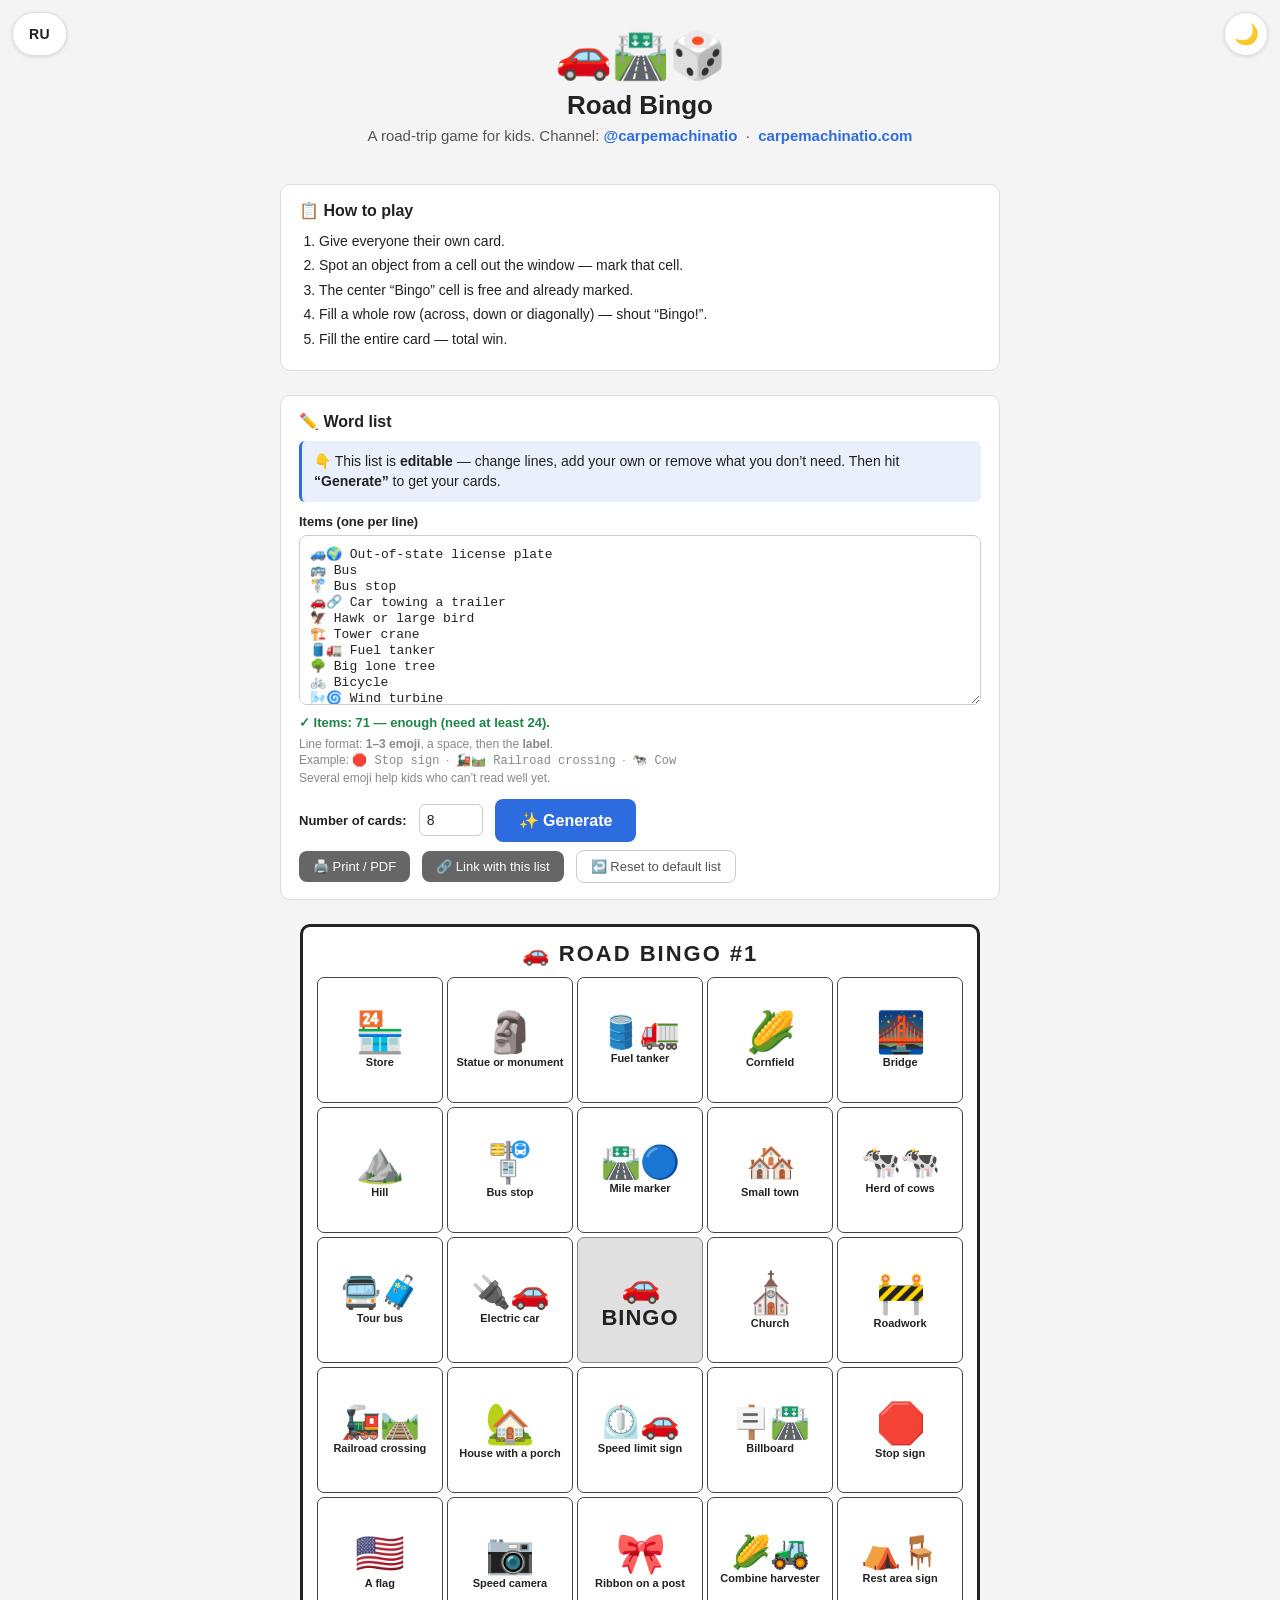
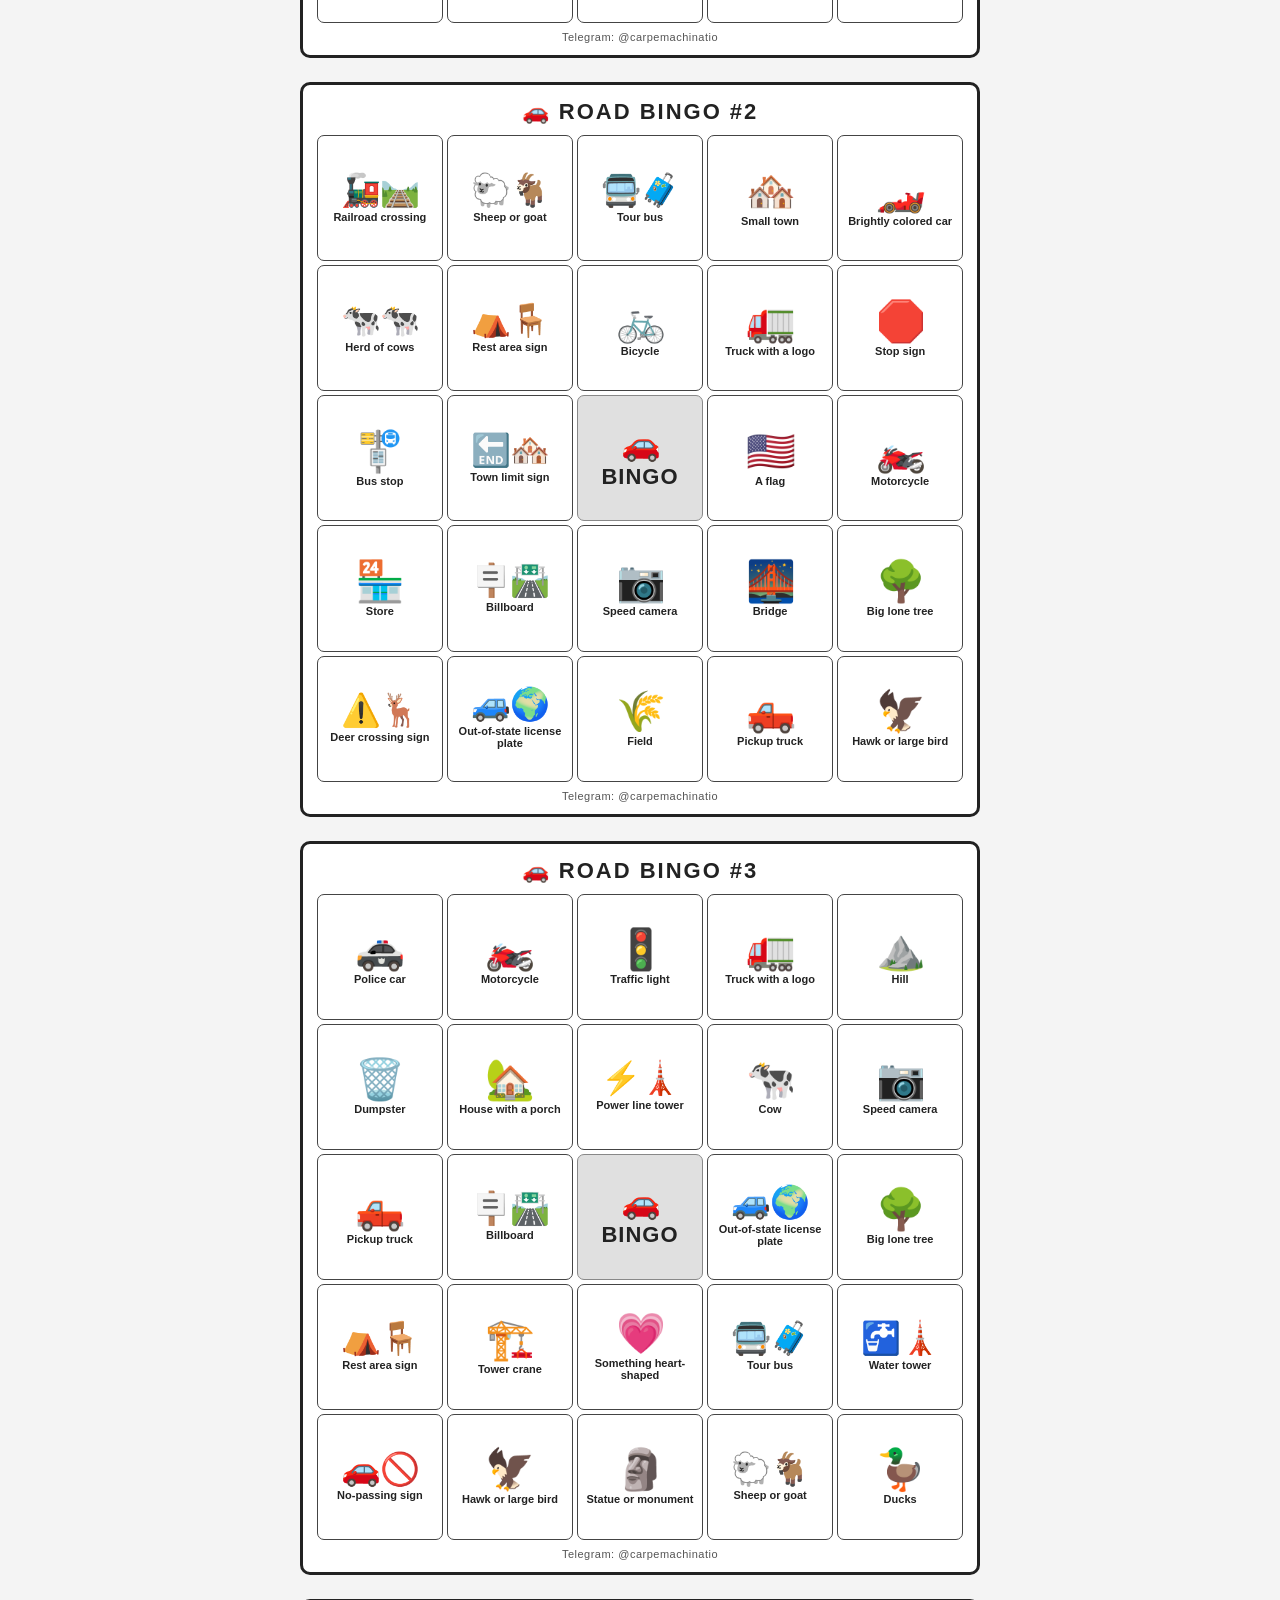
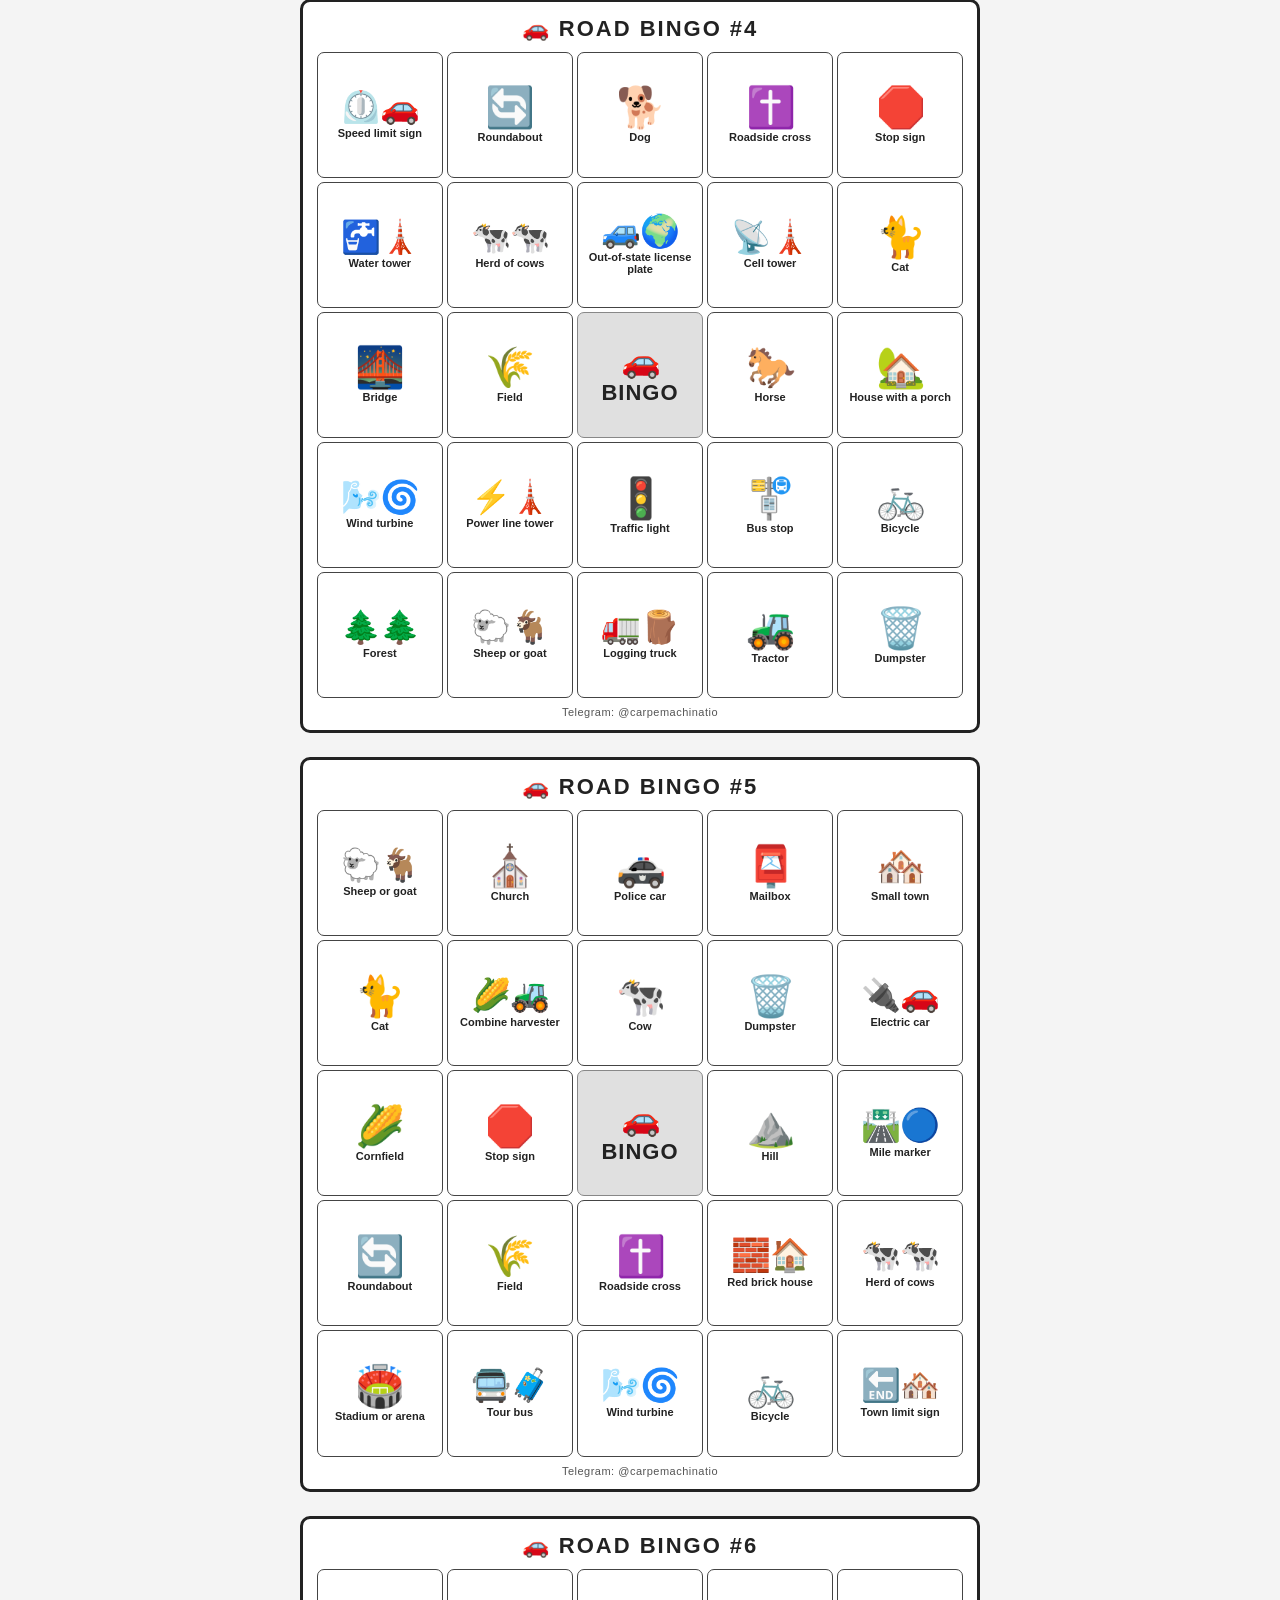
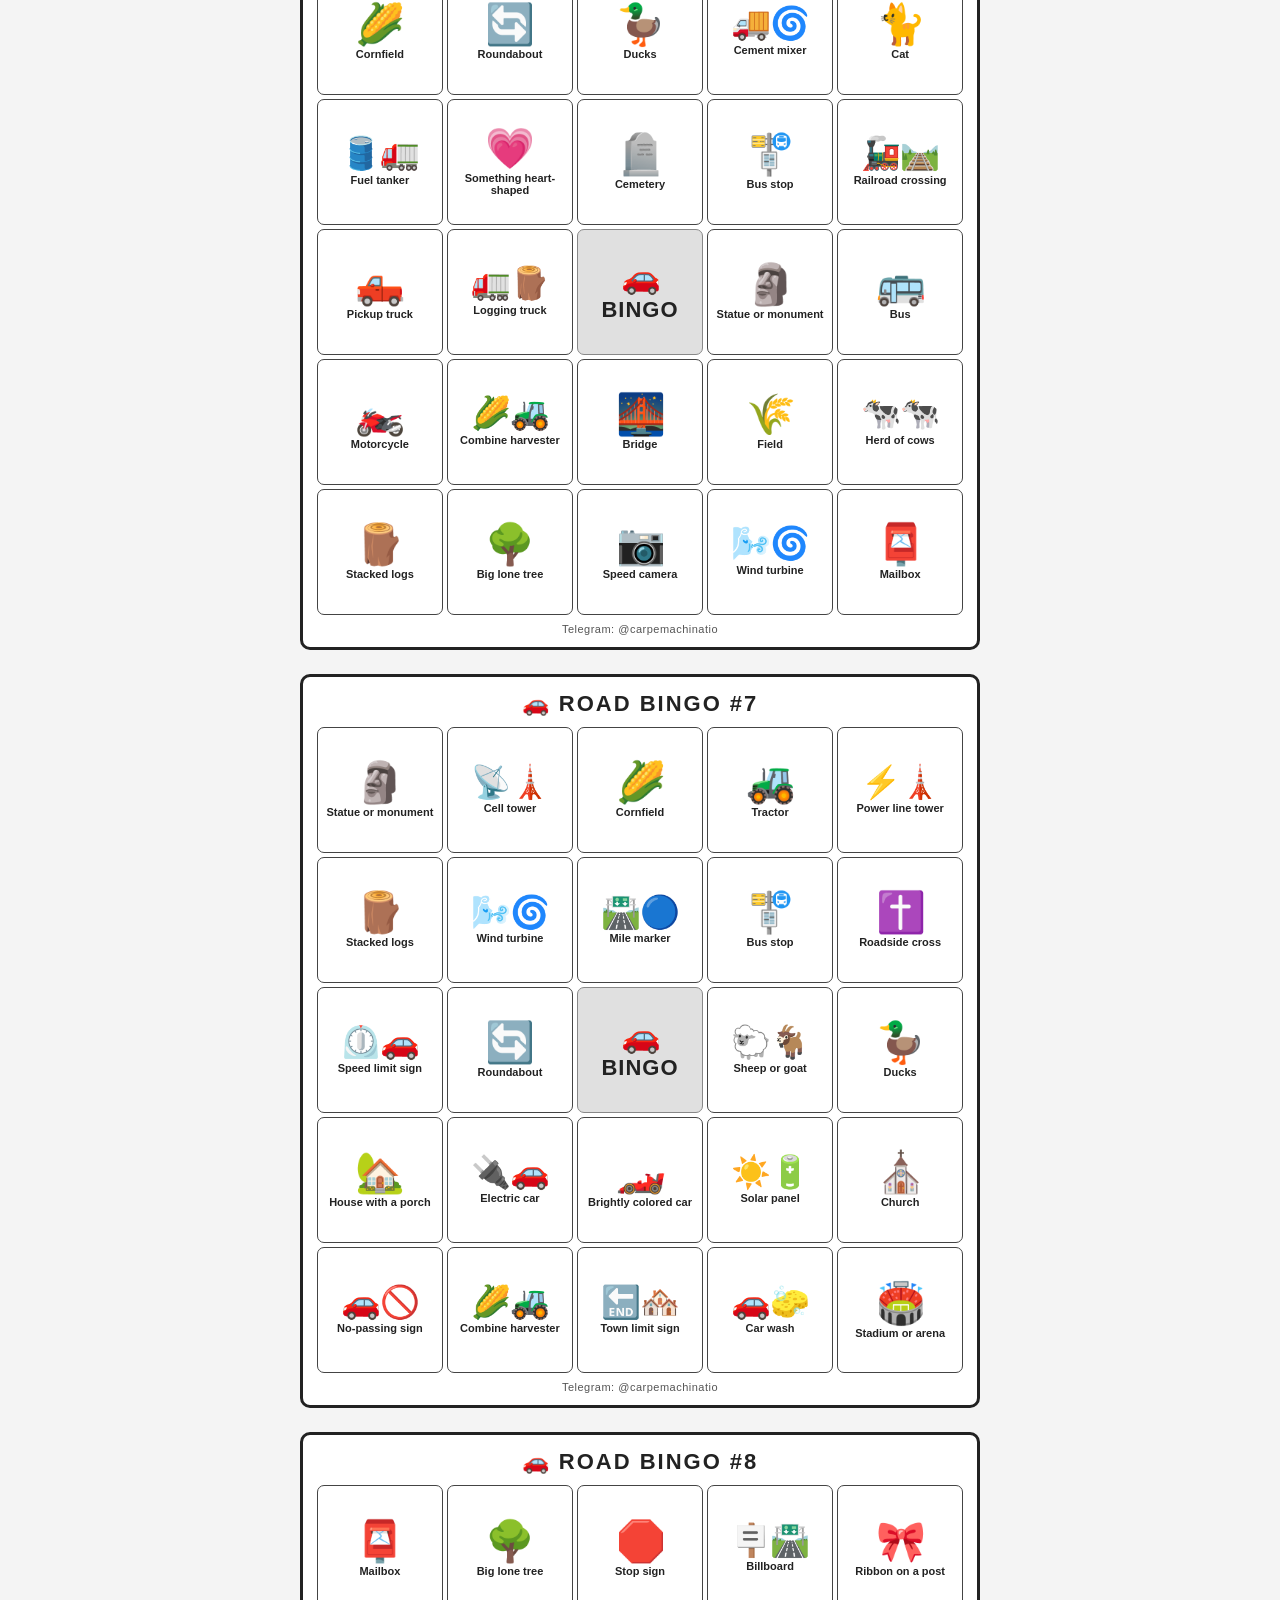
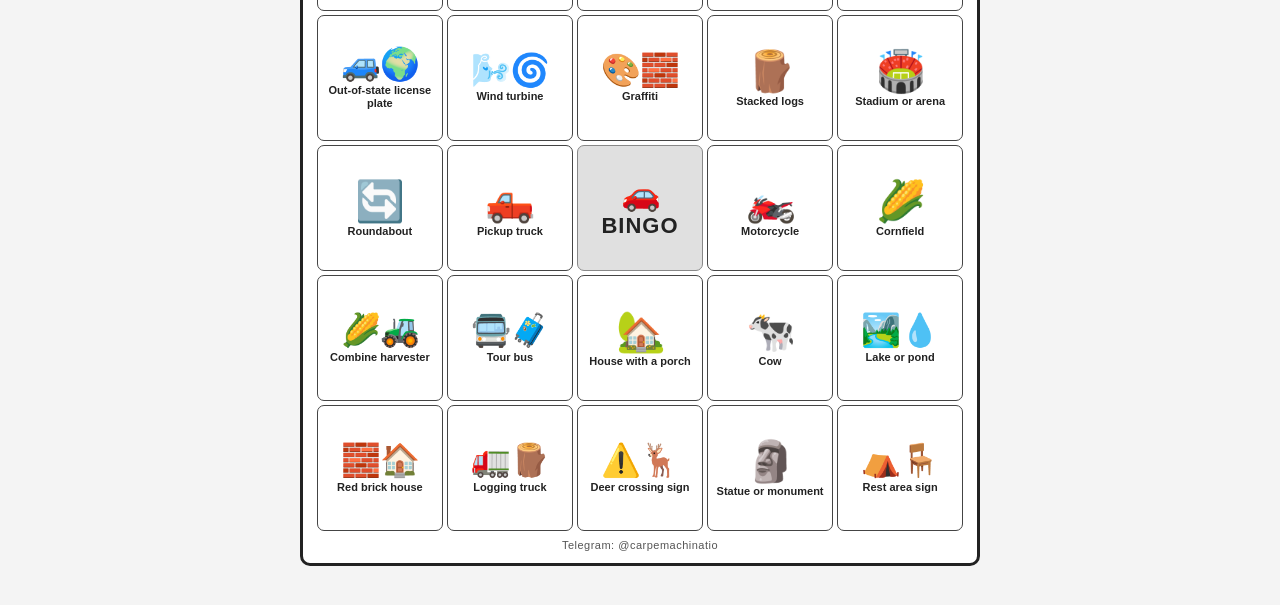
<file: index.html>
<!DOCTYPE html>
<html lang="ru">
<head>
<meta charset="UTF-8">
<meta name="viewport" content="width=device-width, initial-scale=1.0">
<link rel="icon" href="data:image/svg+xml,<svg xmlns=%22http://www.w3.org/2000/svg%22 viewBox=%220 0 100 100%22><text y=%22.9em%22 font-size=%2290%22>🚗</text></svg>">
<title>Дорожное бинго — распечатать карточки для детей бесплатно</title>
<meta name="description" content="Дорожное бинго — бесплатный генератор карточек для игры в дорогу с детьми. Распечатай или сохрани в PDF, составь свой список слов с эмодзи. Развлечение в машине, поезде и автобусе. Канал @carpemachinatio">
<link rel="canonical" href="https://bingo.carpemachinatio.com/">
<link rel="alternate" hreflang="ru" href="https://bingo.carpemachinatio.com/">
<link rel="alternate" hreflang="en" href="https://bingo.carpemachinatio.com/?lang=en">
<link rel="alternate" hreflang="x-default" href="https://bingo.carpemachinatio.com/">
<meta name="robots" content="index, follow, max-image-preview:large">

<!-- Open Graph / превью ссылки в Telegram -->
<meta property="og:type" content="website">
<meta property="og:locale" content="ru_RU">
<meta property="og:locale:alternate" content="en_US">
<meta property="og:url" content="https://bingo.carpemachinatio.com/">
<meta property="og:title" content="🚗 Дорожное бинго — карточки для детей">
<meta property="og:description" content="Генератор карточек для игры в дорогу. Свой список слов, эмодзи-картинки, печать и PDF. @carpemachinatio">
<meta property="og:site_name" content="@carpemachinatio">
<meta property="og:image" content="https://bingo.carpemachinatio.com/og.png">
<meta property="og:image:width" content="1200">
<meta property="og:image:height" content="630">
<meta name="twitter:card" content="summary_large_image">
<meta name="twitter:image" content="https://bingo.carpemachinatio.com/og.png">

<!-- Структурированные данные для поисковиков -->
<script type="application/ld+json">
{
  "@context": "https://schema.org",
  "@type": "WebApplication",
  "name": "Дорожное бинго",
  "url": "https://bingo.carpemachinatio.com/",
  "description": "Бесплатный генератор карточек «Дорожное бинго» для игры в дорогу с детьми: печать, PDF, свой список слов с эмодзи.",
  "inLanguage": ["ru", "en"],
  "applicationCategory": "GameApplication",
  "operatingSystem": "Web",
  "isAccessibleForFree": true,
  "offers": { "@type": "Offer", "price": "0", "priceCurrency": "RUB" }
}
</script>

<link rel="stylesheet" href="styles.css">
<script>
  // Применяем сохранённую тему до отрисовки — без мигания.
  (function () {
    try {
      var saved = localStorage.getItem('theme');
      if (saved === 'dark' || saved === 'light') {
        document.documentElement.setAttribute('data-theme', saved);
      }
    } catch (e) { /* localStorage недоступен — остаётся автодетект */ }
  })();
</script>
</head>
<body>

<button class="lang-toggle" onclick="toggleLang()">EN</button>
<button class="theme-toggle" onclick="toggleTheme()" title="Тёмная тема" aria-label="Переключить тему">🌙</button>

<div class="hero">
  <div class="emoji">🚗🛣️🎲</div>
  <h1 data-i18n="heroH1">Дорожное бинго</h1>
  <p data-i18n-html="heroTagline">Игра в дорогу для детей. Канал: <a href="https://t.me/carpemachinatio" target="_blank" rel="noopener">@carpemachinatio</a> &nbsp;·&nbsp; <a href="https://carpemachinatio.com">carpemachinatio.com</a></p>
</div>

<div class="panel">
  <h2 data-i18n="rulesH2">📋 Как играть</h2>
  <ol class="rules">
    <li data-i18n="rule1">Раздай каждому свою карточку.</li>
    <li data-i18n="rule2">Заметил объект из клетки за окном — отмечай её.</li>
    <li data-i18n="rule3">Центр «Бинго» — бесплатная клетка, уже закрыта.</li>
    <li data-i18n="rule4">Закрыл целый ряд (по горизонтали, вертикали или диагонали) — кричи «Бинго!».</li>
    <li data-i18n="rule5">Закрыл всю карточку — полная победа.</li>
  </ol>
</div>

<div class="panel">
  <h2 data-i18n="listH2">✏️ Список</h2>
  <p class="edit-cta" data-i18n-html="editCta">👇 Это <b>редактируемый</b> список — меняй строки, добавляй своё или удаляй лишнее. Потом нажми <b>«Сгенерировать»</b> — и получишь свои карточки.</p>
  <label for="words" data-i18n="wordsLabel">Понятия (по одному в строке)</label>
  <textarea id="words" spellcheck="false"></textarea>
  <div id="counter" class="counter"></div>
  <div class="hint" data-i18n-html="hint">
    Формат строки: <b>1–3 эмодзи</b>, пробел, затем <b>название</b> (рус. или англ.).<br>
    Пример: <code>🟢🌿 Омела</code> &nbsp;·&nbsp; <code>🚂🛤️ Ж/д переезд</code> &nbsp;·&nbsp; <code>🐄 Корова</code><br>
    Несколько эмодзи помогают тем, кто ещё плохо читает.
  </div>

  <div class="row">
    <label for="count" data-i18n="countLabel">Сколько карточек:</label>
    <input type="number" id="count" value="8" min="1" max="40">
    <button id="genBtn" class="generate" onclick="render()" data-i18n="genBtn">✨ Сгенерировать</button>
    <span id="dirtyNote" class="dirty-note" data-i18n="dirtyNote">Список изменён — обнови карточки 👈</span>
  </div>
  <div class="row secondary-row">
    <button class="secondary" onclick="window.print()" data-i18n="printBtn">🖨️ Печать / PDF</button>
    <button class="secondary" onclick="copyShareLink()" data-i18n="shareBtn">🔗 Ссылка с этим списком</button>
    <button class="secondary ghost" onclick="resetList()" data-i18n="resetBtn">↩️ Вернуть стандартный список</button>
  </div>
</div>

<div id="cards"></div>

<script src="words.js"></script>
<script src="i18n.js"></script>
<script src="app.js"></script>
</body>
</html>
</file>
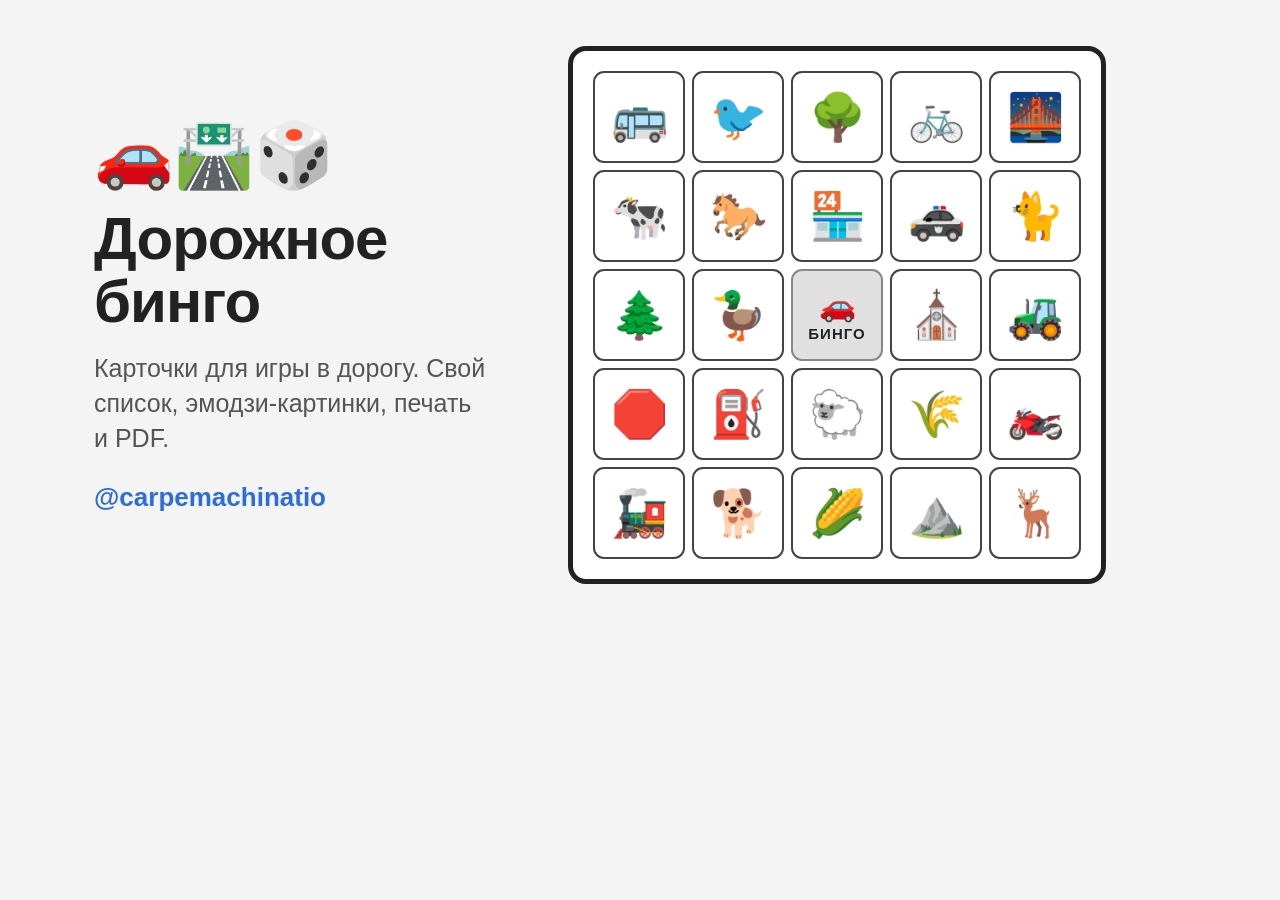
<file: og.html>
<!DOCTYPE html>
<html lang="ru">
<head>
<meta charset="UTF-8">
<style>
  * { box-sizing: border-box; margin: 0; padding: 0; }
  html, body { width: 1200px; height: 630px; }
  body {
    font-family: -apple-system, "Segoe UI", Roboto, sans-serif;
    background: #f4f4f4;
    color: #222;
    display: flex;
    align-items: center;
    justify-content: center;
  }
  .wrap {
    display: flex;
    align-items: center;
    gap: 44px;
    padding: 0 56px;
  }
  .left { width: 430px; }
  .left .badge { font-size: 64px; }
  .left h1 {
    font-size: 60px;
    line-height: 1.05;
    margin: 14px 0 18px;
    letter-spacing: -1px;
  }
  .left p { font-size: 25px; color: #555; line-height: 1.4; }
  .left .chan { margin-top: 26px; font-size: 26px; font-weight: 700; color: #2d6cdf; }

  .card {
    background: #fff;
    border: 5px solid #222;
    border-radius: 18px;
    padding: 20px;
  }
  .grid {
    display: grid;
    grid-template-columns: repeat(5, 92px);
    grid-auto-rows: 92px;
    gap: 7px;
  }
  .cell {
    border: 2.5px solid #444;
    border-radius: 11px;
    display: flex;
    align-items: center;
    justify-content: center;
    font-size: 46px;
  }
  .cell.free {
    background: #e0e0e0;
    border-color: #888;
    flex-direction: column;
    font-size: 30px;
  }
  .cell.free .lbl {
    font-size: 15px;
    font-weight: 800;
    text-transform: uppercase;
    letter-spacing: 1px;
    margin-top: 2px;
  }
</style>
</head>
<body>
  <div class="wrap">
    <div class="left">
      <div class="badge">🚗🛣️🎲</div>
      <h1>Дорожное бинго</h1>
      <p>Карточки для игры в дорогу. Свой список, эмодзи-картинки, печать и&nbsp;PDF.</p>
      <div class="chan">@carpemachinatio</div>
    </div>
    <div class="card">
      <div class="grid">
        <div class="cell">🚌</div><div class="cell">🐦</div><div class="cell">🌳</div><div class="cell">🚲</div><div class="cell">🌉</div>
        <div class="cell">🐄</div><div class="cell">🐎</div><div class="cell">🏪</div><div class="cell">🚓</div><div class="cell">🐈</div>
        <div class="cell">🌲</div><div class="cell">🦆</div><div class="cell free"><div>🚗</div><div class="lbl">Бинго</div></div><div class="cell">⛪</div><div class="cell">🚜</div>
        <div class="cell">🛑</div><div class="cell">⛽</div><div class="cell">🐑</div><div class="cell">🌾</div><div class="cell">🏍️</div>
        <div class="cell">🚂</div><div class="cell">🐕</div><div class="cell">🌽</div><div class="cell">⛰️</div><div class="cell">🦌</div>
      </div>
    </div>
  </div>
</body>
</html>
</file>
<file: styles.css>
/* Светлая тема (по умолчанию) */
:root {
  --bg: #f4f4f4;
  --text: #222;
  --muted: #555;
  --link: #2d6cdf;
  --panel-bg: #fff;
  --panel-border: #ddd;
  --input-bg: #fff;
  --input-border: #ccc;
  --hint: #888;
  --ok: #1e8449;
  --bad: #c0392b;
  --accent: #2d6cdf;
  --accent-text: #fff;
  --secondary: #666;
  --card-bg: #fff;
  --card-text: #222;
  --card-border: #222;
  --cell-border: #444;
  --free-bg: #e0e0e0;
  --free-text: #222;
  --free-border: #888;
  --footer: #555;
  --shadow: rgba(0,0,0,0.12);
}

/* Тёмная палитра */
:root[data-theme="dark"] {
  --bg: #181818;
  --text: #e6e6e6;
  --muted: #a8a8a8;
  --link: #6ea8ff;
  --panel-bg: #242424;
  --panel-border: #3a3a3a;
  --input-bg: #1c1c1c;
  --input-border: #454545;
  --hint: #888;
  --ok: #4caf72;
  --bad: #ff6f61;
  --accent: #3b78e7;
  --accent-text: #fff;
  --secondary: #555;
  --card-bg: #262626;
  --card-text: #ededed;
  --card-border: #d8d8d8;
  --cell-border: #6a6a6a;
  --free-bg: #3a3a3a;
  --free-text: #ededed;
  --free-border: #7a7a7a;
  --footer: #9a9a9a;
  --shadow: rgba(0,0,0,0.5);
}

/* Автодетект системной темы, если пользователь не выбрал явно */
@media (prefers-color-scheme: dark) {
  :root:not([data-theme="light"]) {
    --bg: #181818;
    --text: #e6e6e6;
    --muted: #a8a8a8;
    --link: #6ea8ff;
    --panel-bg: #242424;
    --panel-border: #3a3a3a;
    --input-bg: #1c1c1c;
    --input-border: #454545;
    --hint: #888;
    --ok: #4caf72;
    --bad: #ff6f61;
    --accent: #3b78e7;
    --accent-text: #fff;
    --secondary: #555;
    --card-bg: #262626;
    --card-text: #ededed;
    --card-border: #d8d8d8;
    --cell-border: #6a6a6a;
    --free-bg: #3a3a3a;
    --free-text: #ededed;
    --free-border: #7a7a7a;
    --footer: #9a9a9a;
    --shadow: rgba(0,0,0,0.5);
  }
}

* { box-sizing: border-box; }
body {
  font-family: -apple-system, "Segoe UI", Roboto, sans-serif;
  margin: 0;
  padding: 0 16px 16px;
  background: var(--bg);
  color: var(--text);
}

.hero {
  max-width: 720px;
  margin: 0 auto 18px;
  text-align: center;
  padding: 28px 18px 22px;
}
.hero .emoji { font-size: 46px; }
.hero h1 { font-size: 26px; margin: 8px 0 6px; }
.hero p { color: var(--muted); font-size: 15px; margin: 0; }
.hero a { color: var(--link); text-decoration: none; font-weight: 600; }
.hero a:hover { text-decoration: underline; }

/* Кнопка переключения темы */
.theme-toggle {
  position: fixed;
  top: 12px;
  right: 12px;
  z-index: 10;
  width: 44px;
  height: 44px;
  padding: 0;
  font-size: 20px;
  line-height: 1;
  border: 1px solid var(--panel-border);
  border-radius: 50%;
  background: var(--panel-bg);
  color: var(--text);
  cursor: pointer;
  box-shadow: 0 1px 4px var(--shadow);
}
.theme-toggle:hover { filter: brightness(1.08); }

/* Кнопка переключения языка */
.lang-toggle {
  position: fixed;
  top: 12px;
  left: 12px;
  z-index: 10;
  height: 44px;
  padding: 0 16px;
  font-size: 14px;
  font-weight: 700;
  line-height: 1;
  letter-spacing: 0.5px;
  border: 1px solid var(--panel-border);
  border-radius: 22px;
  background: var(--panel-bg);
  color: var(--text);
  cursor: pointer;
  box-shadow: 0 1px 4px var(--shadow);
}
.lang-toggle:hover { filter: brightness(1.08); }

.panel {
  max-width: 720px;
  margin: 0 auto 24px;
  background: var(--panel-bg);
  border: 1px solid var(--panel-border);
  border-radius: 10px;
  padding: 16px 18px;
}
.panel h2 { font-size: 16px; margin: 0 0 10px; }
.rules { font-size: 14px; line-height: 1.6; margin: 0 0 4px; padding-left: 20px; }
.rules li { margin-bottom: 2px; }

label { display: block; font-size: 13px; font-weight: 600; margin: 12px 0 6px; }
textarea {
  width: 100%;
  min-height: 170px;
  font-family: ui-monospace, "SF Mono", Menlo, monospace;
  font-size: 13px;
  padding: 10px;
  background: var(--input-bg);
  color: var(--text);
  border: 1px solid var(--input-border);
  border-radius: 8px;
  resize: vertical;
}
.counter { font-size: 13px; font-weight: 600; margin-top: 6px; }
.counter.ok { color: var(--ok); }
.counter.bad { color: var(--bad); }
.row { display: flex; align-items: center; gap: 12px; flex-wrap: wrap; margin-top: 12px; }
.row label { margin: 0; }
input[type=number] {
  width: 64px;
  padding: 7px;
  background: var(--input-bg);
  color: var(--text);
  border: 1px solid var(--input-border);
  border-radius: 6px;
  font-size: 14px;
}
.hint { font-size: 12px; color: var(--hint); margin-top: 6px; line-height: 1.4; }
button {
  font-size: 15px;
  padding: 10px 18px;
  border: none;
  border-radius: 8px;
  background: var(--accent);
  color: var(--accent-text);
  cursor: pointer;
}
button.secondary { background: var(--secondary); font-size: 13px; padding: 8px 14px; }
button:hover { filter: brightness(1.08); }

/* Призыв редактировать список */
.edit-cta {
  font-size: 14px;
  line-height: 1.45;
  color: var(--text);
  background: color-mix(in srgb, var(--accent) 10%, transparent);
  border-left: 3px solid var(--accent);
  border-radius: 6px;
  padding: 10px 12px;
  margin: 0 0 10px;
}

/* Главная кнопка генерации — крупнее остальных */
button.generate {
  font-size: 16px;
  font-weight: 700;
  padding: 12px 24px;
}
/* Пульс, когда список изменён, а карточки ещё не обновлены */
button.generate.attn {
  animation: pulse 1.3s ease-in-out infinite;
}
@keyframes pulse {
  0%, 100% { box-shadow: 0 0 0 0 color-mix(in srgb, var(--accent) 60%, transparent); }
  50%      { box-shadow: 0 0 0 7px color-mix(in srgb, var(--accent) 0%, transparent); }
}
.dirty-note {
  font-size: 13px;
  font-weight: 600;
  color: var(--bad);
  display: none;
}
.dirty-note.show { display: inline; }

.secondary-row { margin-top: 8px; }
button.secondary.ghost {
  background: transparent;
  color: var(--muted);
  border: 1px solid var(--input-border);
}

.card {
  width: 18cm;
  max-width: 100%;
  margin: 0 auto 24px;
  background: var(--card-bg);
  border: 3px solid var(--card-border);
  border-radius: 10px;
  padding: 10px 14px 12px;
  page-break-inside: avoid;
  break-inside: avoid;
}
.card h2 {
  text-align: center;
  margin: 4px 0 10px;
  font-size: 22px;
  letter-spacing: 2px;
  text-transform: uppercase;
  color: var(--card-text);
}
.grid {
  display: grid;
  grid-template-columns: repeat(5, 1fr);
  grid-auto-rows: 1fr;
  gap: 4px;
}
.cell {
  border: 1.5px solid var(--cell-border);
  border-radius: 7px;
  aspect-ratio: 1 / 1;
  color: var(--card-text);
  display: flex;
  flex-direction: column;
  align-items: center;
  justify-content: center;
  text-align: center;
  padding: 3px;
  overflow: hidden;
}
.cell .emoji {
  font-size: 40px;
  line-height: 1.05;
  white-space: nowrap;
  letter-spacing: -1px;
}
.cell .emoji.two { font-size: 32px; }
.cell .emoji.three { font-size: 25px; }
.cell .label { font-size: 11px; line-height: 1.1; margin-top: 3px; font-weight: 600; }
.cell.free {
  background: var(--free-bg);
  color: var(--free-text);
  border-color: var(--free-border);
}
.cell.free .emoji { font-size: 32px; }
.cell.free .label {
  font-size: 22px;
  font-weight: 800;
  letter-spacing: 1px;
  text-transform: uppercase;
}
.card .footer {
  text-align: center;
  font-size: 11px;
  color: var(--footer);
  margin-top: 8px;
  letter-spacing: 0.5px;
}

@media print {
  /* Печать всегда светлая — экономия чернил, независимо от темы экрана */
  :root, :root[data-theme="dark"], :root[data-theme="light"] {
    --bg: #fff;
    --text: #222;
    --card-bg: #fff;
    --card-text: #222;
    --card-border: #222;
    --cell-border: #444;
    --free-bg: #e0e0e0;
    --free-text: #222;
    --free-border: #888;
    --footer: #555;
  }
  body { background: #fff; padding: 0; }
  .hero, .panel, .theme-toggle, .lang-toggle { display: none; }
  /* Подписи под эмодзи: на печати — чёрные, крупнее и жирнее (фидбек: мелко и серо) */
  .cell .label {
    color: #000;
    font-size: 14px;
    font-weight: 700;
  }
  .card {
    width: 100%;
    margin: 0 0 0.6cm;
    border-width: 2px;
  }
  @page { size: A4 portrait; margin: 1cm; }
}
</file>
